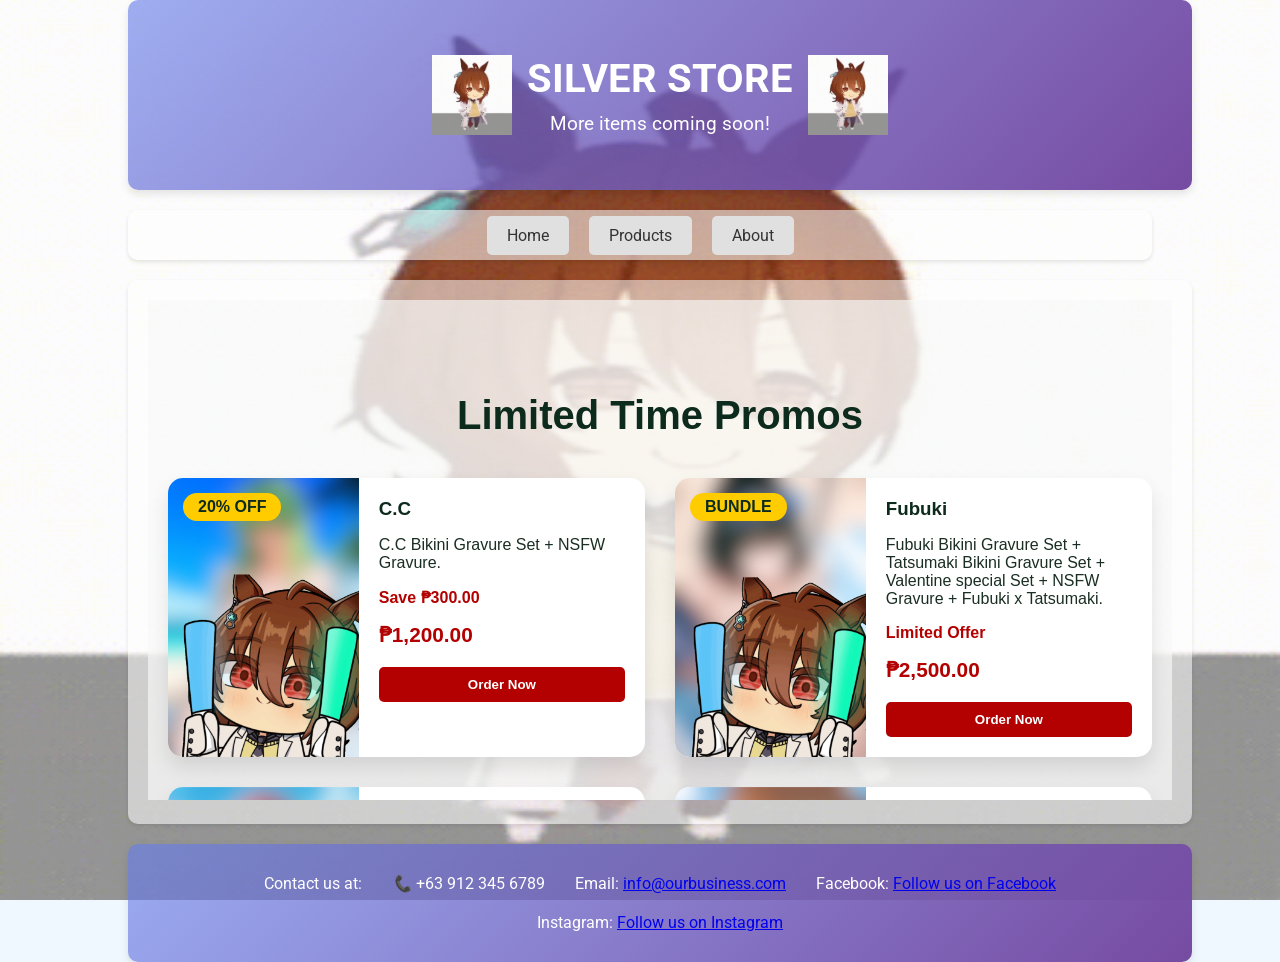
<file: index.html>
<!DOCTYPE html>
<html>
    <head>
        <title>Silver Store</title>
        <meta charset="UTF-8">
        <meta name="viewport" content="width=device-width, initial-scale=1">
        <link rel="shortcut icon" href="Images/agnes-tachyon-uma-musume.gif" type="image/x-icon">
        <link rel="stylesheet" href="style.css">
        <link href="https://fonts.googleapis.com/css2?family=Roboto:wght@400;700&display=swap" rel="stylesheet">
    </head>
    <body>
        <div class="header" id="header">
            <img class="header-img" src="Images/agnes-tachyon-uma-musume.gif" alt="Left image">
            <div class="header-text">
                <h1>SILVER STORE</h1>
                <p>More items coming soon!</p>
            </div>
            <img class="header-img" src="Images/agnes-tachyon-uma-musume.gif" alt="Right image">
        </div>

        <div class="navbar">
            <a href="home.html" target="mainframe">Home</a>
            <a href="products.html" target="mainframe">Products</a>
            <a href="aboutus.html" target="mainframe">About</a>
        </div>

        <div class="main" id="main">
            <iframe src="home.html" name="mainframe" width="100%" height="500px" style="border: none;"></iframe>
        </div>
                
        <div class="footer" id="footer">
                <p>Contact us at:</p>
                <p><i class="icon">📞</i> +63 912 345 6789</p>
            <p>Email: <a href="mailto:info@ourbusiness.com">info@ourbusiness.com</a></p>
            <p>Facebook: <a href="https://www.facebook.com/" target="_blank">Follow us on Facebook</a></p>
            <p>Instagram: <a href="https://www.instagram.com/" target="_blank">Follow us on Instagram</a></p>
        </div>
    </body>

</html>
</file>
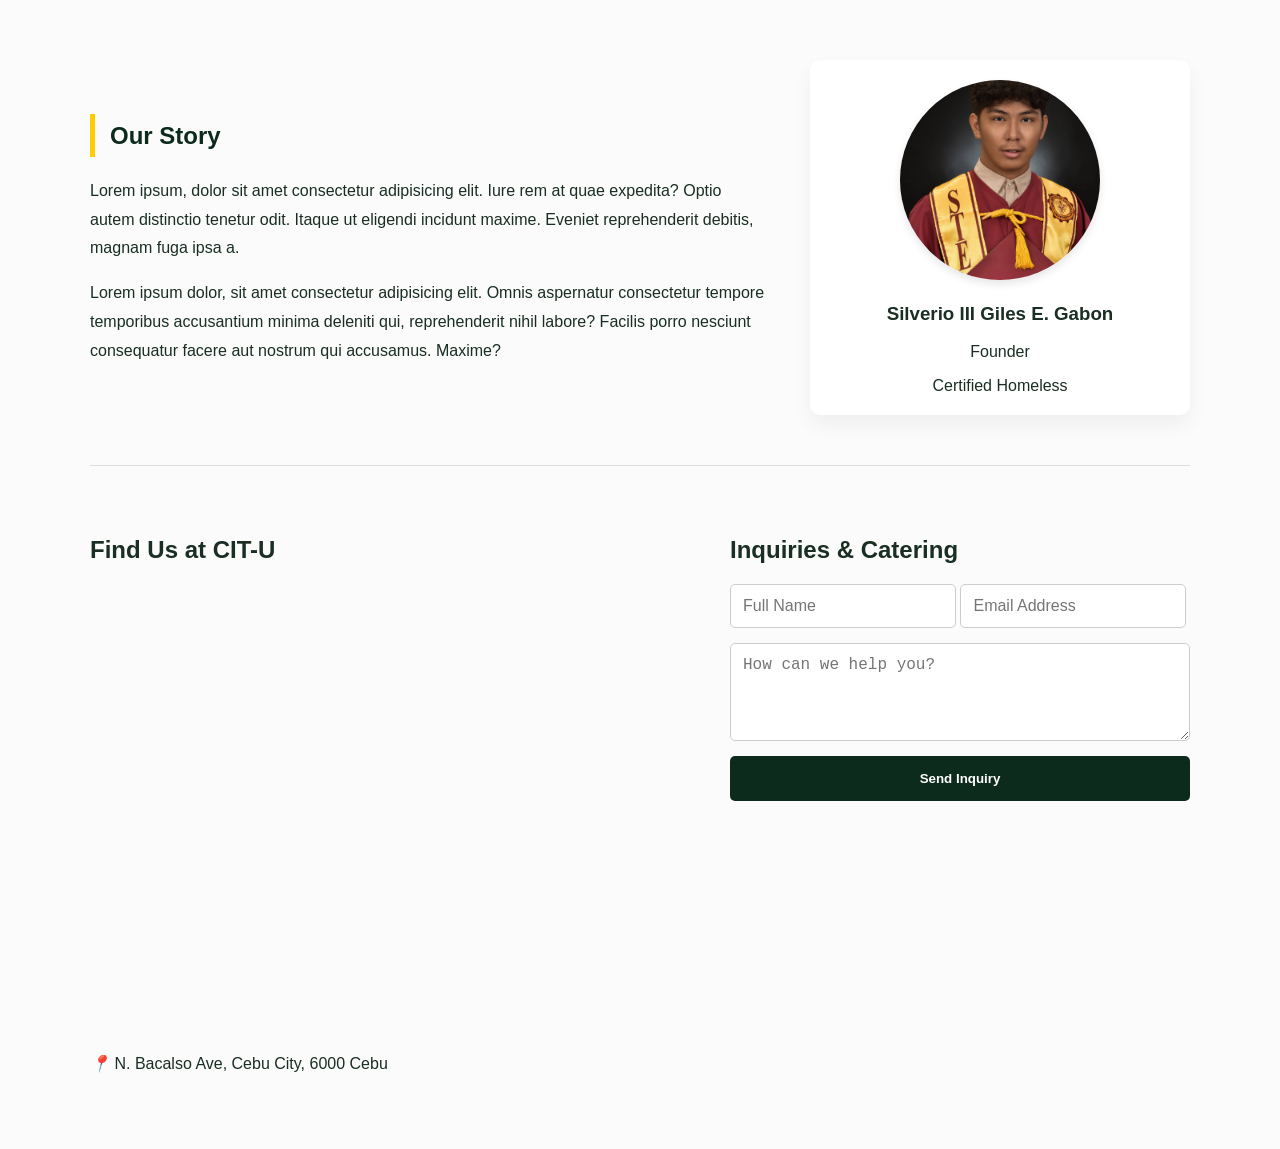
<file: aboutus.html>
<!DOCTYPE html>
<html lang="en">
<head>
    <meta charset="UTF-8">
    <meta name="viewport" content="width=device-width, initial-scale=1.0">
    <link rel="shortcut icon" href="C:\Users\giles\Documents\New folder (2)\Images\agnes-tachyon-uma-musume.gif" type="image/x-icon">
    <title>About Silver Store | Information</title>
    <link rel="stylesheet" href="stylesabout.css">
    <style>
        /* Prevent selection and image dragging */
        body {
            -webkit-user-select: none;
            -ms-user-select: none;
            user-select: none;
        }
        img {
            -webkit-user-drag: none;
            pointer-events: none;
        }
        /* Ensure the form remains interactive */
        input, textarea, button, iframe {
            pointer-events: auto;
        }
    </style>
</head>
<body>

    <main class="content-wrapper">
        
        <section class="story-section">
            <div class="story-text">
                <h2>Our Story</h2>
                <p>Lorem ipsum, dolor sit amet consectetur adipisicing elit. Iure rem at quae expedita? Optio autem distinctio tenetur odit. Itaque ut eligendi incidunt maxime. Eveniet reprehenderit debitis, magnam fuga ipsa a.</p>
                <p>Lorem ipsum dolor, sit amet consectetur adipisicing elit. Omnis aspernatur consectetur tempore temporibus accusantium minima deleniti qui, reprehenderit nihil labore? Facilis porro nesciunt consequatur facere aut nostrum qui accusamus. Maxime?</p>
            </div>
            
            <div class="owner-card">
                <div class="image-frame">
                    <img src="Images/DCS_4450-sel_-_Copy.jpg" alt="Silverio III Giles E. Gabon">
                </div>
                <h3>Silverio III Giles E. Gabon</h3>
                <p class="role">Founder</p>
                <div class="social-small">
                    <span>Certified Homeless</span>
                </div>
            </div>
        </section>

        <hr class="divider">

        <section class="contact-grid">
            <div class="map-container">
                <h2>Find Us at CIT-U</h2>
                <iframe src="https://www.google.com/maps/embed?pb=!1m18!1m12!1m3!1d3731.3563297255337!2d123.87855907479795!3d10.294475489826521!2m3!1f0!2f0!3f0!3m2!1i1024!2i768!4f13.1!3m3!1m2!1s0x33a99c015a4bf233%3A0x95d783198f4634f8!2sCebu%20Institute%20of%20Technology%20-%20University!5e1!3m2!1sen!2sph!4v1772598541586!5m2!1sen!2sph" width="600" height="450" style="border:0;" allowfullscreen="" loading="lazy" referrerpolicy="no-referrer-when-downgrade"></iframe>
                <p><i class="icon">📍</i> N. Bacalso Ave, Cebu City, 6000 Cebu</p>
            </div>

            <div class="form-container">
                <h2>Inquiries & Catering</h2>
                <form>
                    <div class="input-group">
                        <input type="text" placeholder="Full Name" required>
                        <input type="email" placeholder="Email Address" required>
                    </div>
                    <textarea placeholder="How can we help you?" rows="4" required></textarea>
                    <button type="submit" class="submit-btn">Send Inquiry</button>
                </form>
            </div>
        </section>
    </main>
</body>

</html>
</file>
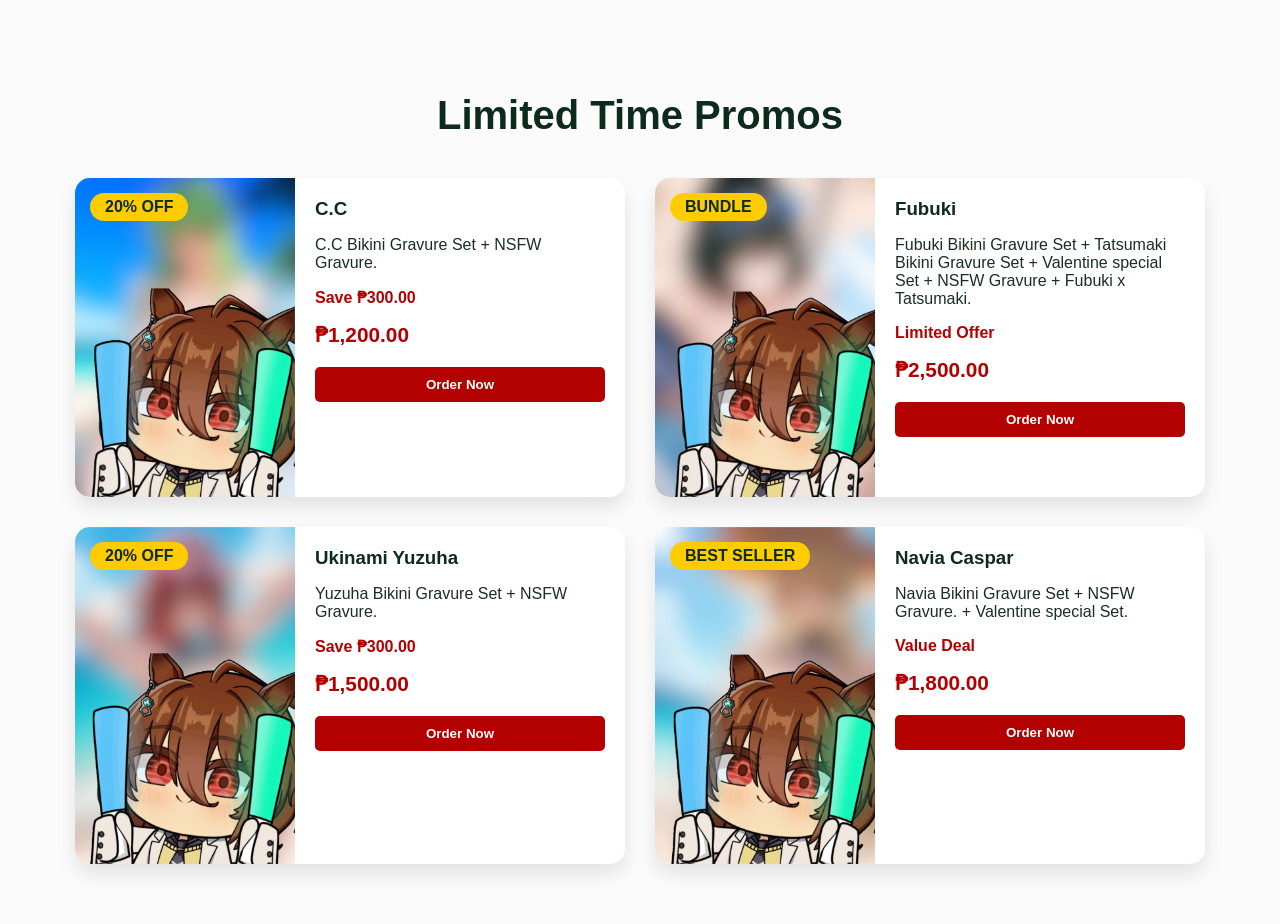
<file: home.html>
<!DOCTYPE html>
<html lang="en">
<head>
    <meta charset="UTF-8">
    <meta name="viewport" content="width=device-width, initial-scale=1.0">
    <link rel="shortcut icon" href="Images/agnes-tachyon-uma-musume.gif" type="image/x-icon">
    <title>Silver Store | Home</title>
    <link rel="stylesheet" href="stylehome.css">
    <style>
        /* Prevent text/image selection and dragging */
        body {
            -webkit-user-select: none;
            -ms-user-select: none;
            user-select: none;
        }
        img {
            -webkit-user-drag: none;
        }
    </style>
</head>
<body>

    <section class="promo-section">
        <h2 class="section-title">Limited Time Promos</h2>
        <div class="promo-container">
            
            <div class="promo-card">
                <div class="badge">20% OFF</div>
                <img src="Images/C.C Blur2.png" alt="C.C">
                <div class="promo-info">
                    <h3>C.C</h3>
                    <p>C.C Bikini Gravure Set + NSFW Gravure.</p>
                    <p class="discount-price">Save ₱300.00</p>
                    <div class="card-footer">
                        <span class="price">₱1,200.00</span>
                        <button class="order-btn">Order Now</button>
                    </div>
                </div>
            </div>

            <div class="promo-card">
                <div class="badge">BUNDLE</div>
                <img src="Images/Fubuki Blur2.png" alt="Fubuki">
                <div class="promo-info">
                    <h3>Fubuki</h3>
                    <p>Fubuki Bikini Gravure Set + Tatsumaki Bikini Gravure Set + Valentine special Set + NSFW Gravure + Fubuki x Tatsumaki.</p>
                    <p class="discount-price">Limited Offer</p>
                    <div class="card-footer">
                        <span class="price">₱2,500.00</span>
                        <button class="order-btn">Order Now</button>
                    </div>
                </div>
            </div>

            <div class="promo-card">
                <div class="badge">20% OFF</div>
                <img src="Images/Yuzuha Blur2.png" alt="Ukinami Yuzuha">
                <div class="promo-info">
                    <h3>Ukinami Yuzuha</h3>
                    <p>Yuzuha Bikini Gravure Set + NSFW Gravure.</p>
                    <p class="discount-price">Save ₱300.00</p>
                    <div class="card-footer">
                        <span class="price">₱1,500.00</span>
                        <button class="order-btn">Order Now</button>
                    </div>
                </div>
            </div>

            <div class="promo-card">
                <div class="badge">BEST SELLER</div>
                <img src="Images/Navia Blur2.png" alt="Navia Caspar">
                <div class="promo-info">
                    <h3>Navia Caspar</h3>
                    <p>Navia Bikini Gravure Set + NSFW Gravure. + Valentine special Set.</p>
                    <p class="discount-price">Value Deal</p>
                    <div class="card-footer">
                        <span class="price">₱1,800.00</span>
                        <button class="order-btn">Order Now</button>
                    </div>
                </div>
            </div>

        </div>
    </section>

    
</body>

</html>
</file>
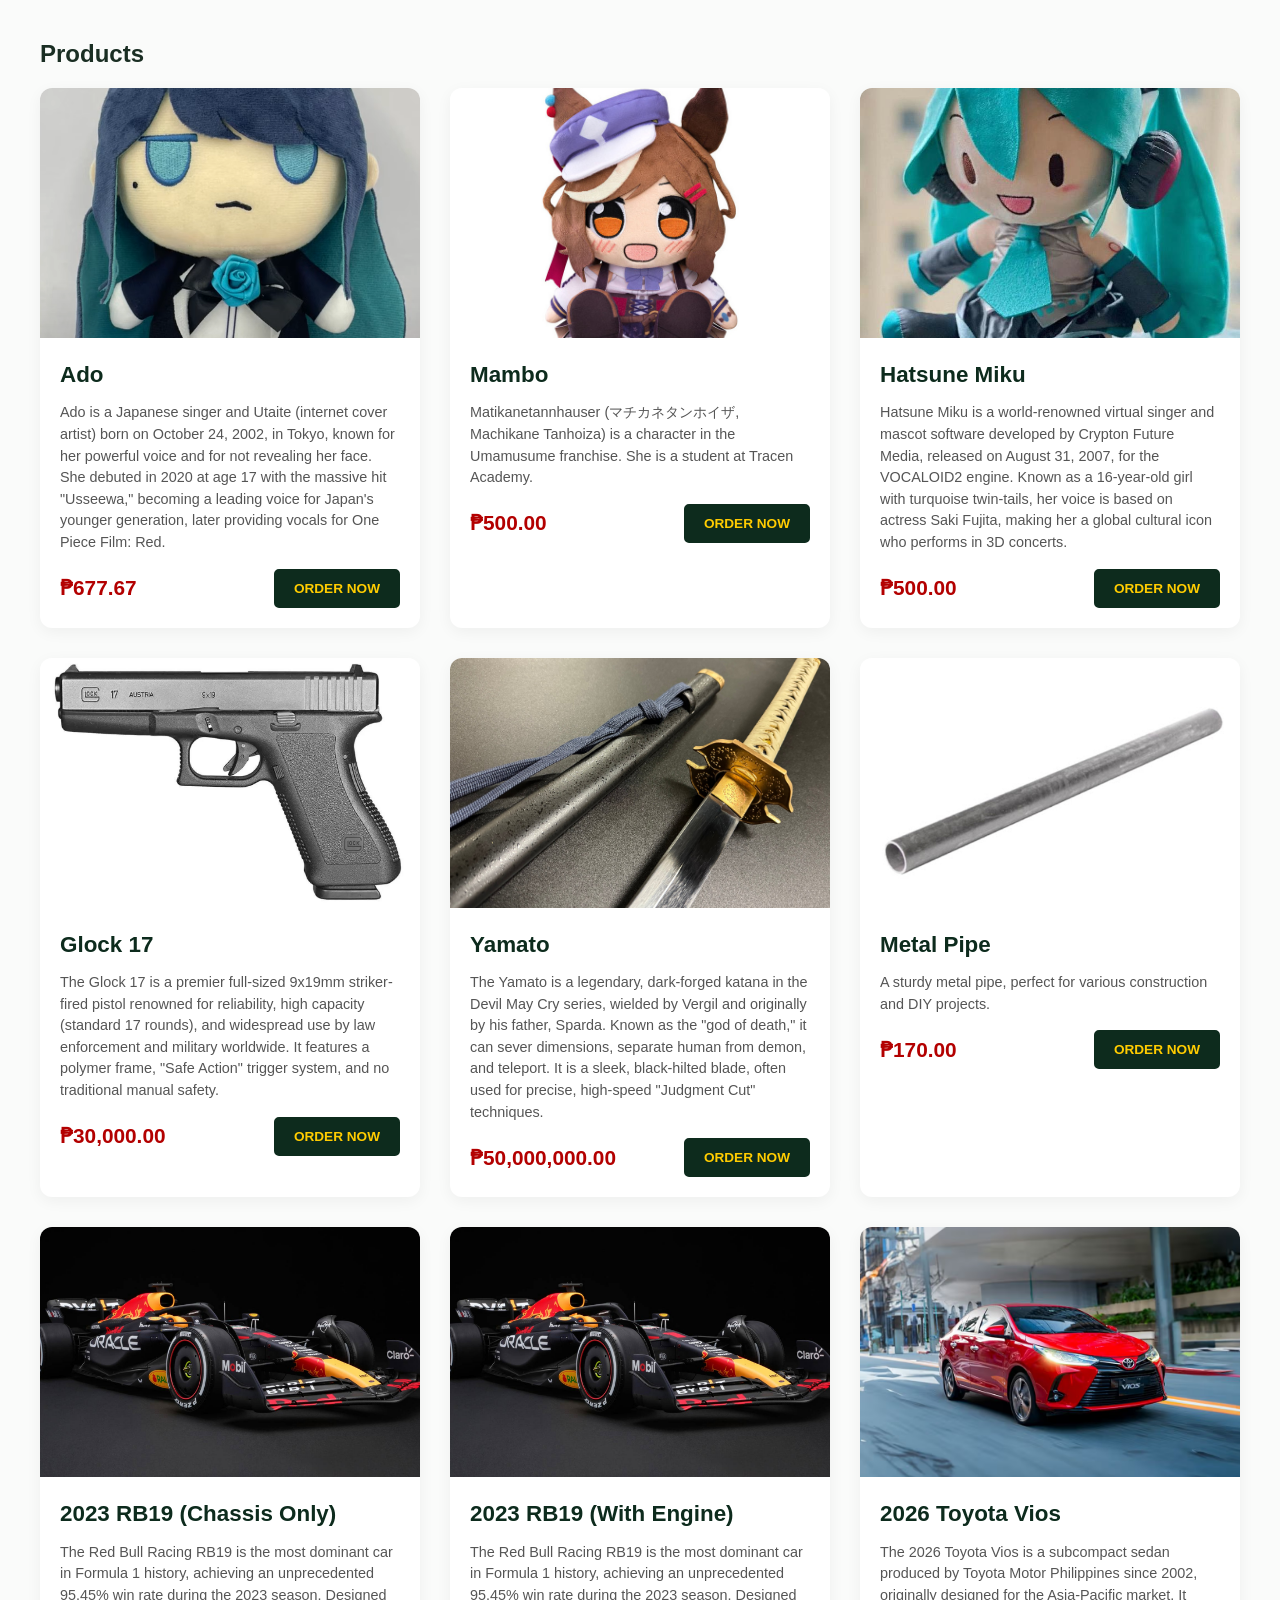
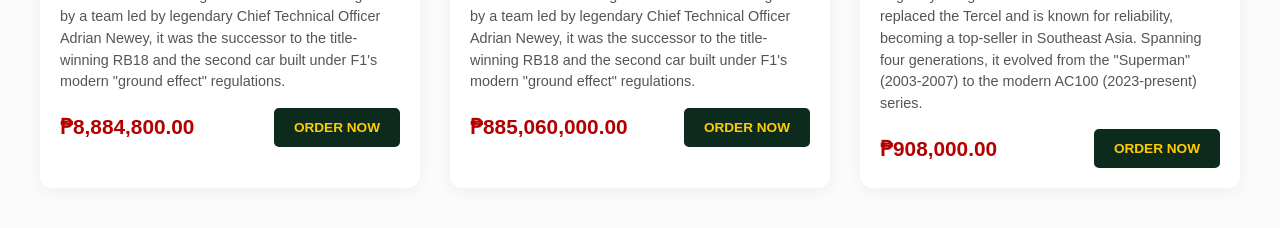
<file: products.html>
<!DOCTYPE html>
<html lang="en">
<head>
    <meta charset="UTF-8">
    <meta name="viewport" content="width=device-width, initial-scale=1.0">
    <link rel="shortcut icon" href="C:\Users\giles\Documents\New folder (2)\Images\agnes-tachyon-uma-musume.gif" type="image/x-icon">
    <title>Silver Store | Products</title>
    <link rel="stylesheet" href="stylesproducts.css">
    <style>
            /* Prevent text/image selection and dragging */
        body {
            -webkit-user-select: none;
            -ms-user-select: none;
            user-select: none;
        }
        img {
            -webkit-user-drag: none;
            pointer-events: none; /* Prevents right-click and dragging on images specifically */
        }
        .order-btn {
            pointer-events: auto; /* Ensures buttons still work */
        }
    </style>
</head>
<body>

    <main class="main">
        <h2 class="section-title">Products</h2>
        
        <div class="product-grid">
            <div class="product-card">
                <img src="Images/ado-plush-ado-plush-ado-plush-v0-86yee516fpwd1.png" alt="Ado">
                <div class="product-info">
                    <h3>Ado</h3>
                    <p>Ado is a Japanese singer and Utaite (internet cover artist) born on October 24, 2002, in Tokyo, known for her powerful voice and for not revealing her face. She debuted in 2020 at age 17 with the massive hit "Usseewa," becoming a leading voice for Japan's younger generation, later providing vocals for One Piece Film: Red.</p>
                    <div class="card-footer">
                        <span class="price">₱677.67</span>
                        <button class="order-btn">Order Now</button>
                    </div>
                </div>
            </div>

            <div class="product-card">
                <img src="Images/mambo2.jpg" alt="Mambo">
                <div class="product-info">
                    <h3>Mambo</h3>
                    <p>Matikanetannhauser (マチカネタンホイザ, Machikane Tanhoiza) is a character in the Umamusume franchise. She is a student at Tracen Academy.</p>
                    <div class="card-footer">
                        <span class="price">₱500.00</span>
                        <button class="order-btn">Order Now</button>
                    </div>
                </div>
            </div>

            <div class="product-card">
                <img src="Images/Miku.jpg" alt="Hatsune Miku">
                <div class="product-info">
                    <h3>Hatsune Miku</h3>
                    <p>Hatsune Miku is a world-renowned virtual singer and mascot software developed by Crypton Future Media, released on August 31, 2007, for the VOCALOID2 engine. Known as a 16-year-old girl with turquoise twin-tails, her voice is based on actress Saki Fujita, making her a global cultural icon who performs in 3D concerts.</p>
                    <div class="card-footer">
                        <span class="price">₱500.00</span>
                        <button class="order-btn">Order Now</button>
                    </div>
                </div>
            </div>

            <div class="product-card">
                <img src="Images/glock17.jpg" alt="Glock 17">
                <div class="product-info">
                    <h3>Glock 17</h3>
                    <p>The Glock 17 is a premier full-sized 9x19mm striker-fired pistol renowned for reliability, high capacity (standard 17 rounds), and widespread use by law enforcement and military worldwide. It features a polymer frame, "Safe Action" trigger system, and no traditional manual safety.</p>
                    <div class="card-footer">
                        <span class="price">₱30,000.00</span>
                        <button class="order-btn">Order Now</button>
                    </div>
                </div>
            </div>

            <div class="product-card">
                <img src="Images/Yamato.jpg" alt="Yamato">
                <div class="product-info">
                    <h3>Yamato</h3>
                    <p>The Yamato is a legendary, dark-forged katana in the Devil May Cry series, wielded by Vergil and originally by his father, Sparda. Known as the "god of death," it can sever dimensions, separate human from demon, and teleport. It is a sleek, black-hilted blade, often used for precise, high-speed "Judgment Cut" techniques.</p>
                    <div class="card-footer">
                        <span class="price">₱50,000,000.00</span>
                        <button class="order-btn">Order Now</button>
                    </div>
                </div>
            </div>

            <div class="product-card">
                <img src="Images/metalpipefalling.jpg" alt="Halo-Halo">
                <div class="product-info">
                    <h3>Metal Pipe</h3>
                    <p>A sturdy metal pipe, perfect for various construction and DIY projects.</p>
                    <div class="card-footer">
                        <span class="price">₱170.00</span>
                        <button class="order-btn">Order Now</button>
                    </div>
                </div>
            </div>

            <div class="product-card">
                <img src="Images/Amalgam-Collection-ORACLE-RED-BULL-RACING-RB19-2023-SEASON-LIVERY-_-MAX-VERSTAPPEN-main.jpg" alt="Halo-Halo">
                <div class="product-info">
                    <h3>2023 RB19 (Chassis Only)</h3>
                    <p>The Red Bull Racing RB19 is the most dominant car in Formula 1 history, achieving an unprecedented 95.45% win rate during the 2023 season. Designed by a team led by legendary Chief Technical Officer Adrian Newey, it was the successor to the title-winning RB18 and the second car built under F1's modern "ground effect" regulations.</p>
                    <div class="card-footer">
                        <span class="price">₱8,884,800.00</span>
                        <button class="order-btn">Order Now</button>
                    </div>
                </div>
            </div>

            <div class="product-card">
                <img src="Images/Amalgam-Collection-ORACLE-RED-BULL-RACING-RB19-2023-SEASON-LIVERY-_-MAX-VERSTAPPEN-main.jpg" alt="Halo-Halo">
                <div class="product-info">
                    <h3>2023 RB19 (With Engine)</h3>
                    <p>The Red Bull Racing RB19 is the most dominant car in Formula 1 history, achieving an unprecedented 95.45% win rate during the 2023 season. Designed by a team led by legendary Chief Technical Officer Adrian Newey, it was the successor to the title-winning RB18 and the second car built under F1's modern "ground effect" regulations.</p>
                    <div class="card-footer">
                        <span class="price">₱885,060,000.00</span>
                        <button class="order-btn">Order Now</button>
                    </div>
                </div>
            </div>

            <div class="product-card">
                <img src="Images/Vios.png" alt="Halo-Halo">
                <div class="product-info">
                    <h3>2026 Toyota Vios</h3>
                    <p>The 2026 Toyota Vios is a subcompact sedan produced by Toyota Motor Philippines since 2002, originally designed for the Asia-Pacific market. It replaced the Tercel and is known for reliability, becoming a top-seller in Southeast Asia. Spanning four generations, it evolved from the "Superman" (2003-2007) to the modern AC100 (2023-present) series.</p>
                    <div class="card-footer">
                        <span class="price">₱908,000.00</span>
                        <button class="order-btn">Order Now</button>
                    </div>
                </div>
            </div>

        </div>
    </main>
</body>

</html>
</file>
<file: style.css>
body {
    background-image: url("Images/agnes-tachyon-uma-musume.gif");
    background-size: 100% 100%;
    background-repeat: no-repeat;
    background-attachment: fixed;
    background-color: #f0f8ff; /* Fallback color */
    font-family: 'Roboto', sans-serif;
    margin: 0;
    padding: 0;
}

.header {
    background: linear-gradient(135deg, #667eea9f 0%, #764ba2 100%);
    color: rgb(255, 255, 255);
    width: 80%;
    height: 150px;
    margin-left:10%;
    margin-right:10%;
    border: none;
    border-radius: 10px;
    text-align: center;
    display: flex;
    /* switch to row so images flank the text */
    flex-direction: row;
    justify-content: center;
    align-items: center;
    box-shadow: 0 4px 8px rgba(0,0,0,0.1);
    padding: 20px;
}

.header-text {
    display: flex;
    flex-direction: column;
    align-items: center;
}

.header-img {
    width: 80px;
    height: auto;
    margin: 0 15px;
}

.header h1 {
    margin: 0;
    font-size: 2.5em;
}

.header p {
    margin: 10px 0 0 0;
    font-size: 1.2em;
}

.navbar {
    background-color: #ffffff8a;
    width: 80%;
    height: 50px;
    margin-left:10%;
    margin-right:10%;
    border: none;
    border-radius: 10px;
    text-align: center;
    display: flex;
    justify-content: center;
    align-items: center;
    box-shadow: 0 2px 4px rgba(0,0,0,0.1);
    margin-top: 20px;
}

.navbar a {
    text-decoration: none;
    color: #333;
    padding: 10px 20px;
    margin: 0 10px;
    background-color: #e0e0e0;
    border-radius: 5px;
    transition: background-color 0.3s, color 0.3s;
}

.navbar a:hover {
    background-color: #667eea;
    color: white;
}

.side {
    background-color: #ffffff8a;
    width: 80%;
    margin-left:10%;
    margin-right:10%;
    border: none;
    border-radius: 10px;
    text-align: center;
    box-shadow: 0 2px 4px rgba(0,0,0,0.1);
    padding: 20px;
    margin-top: 20px;
}

.main {
    background-color: #ffffff8a;
    width: 80%;
    margin-left:10%;
    margin-right:10%;
    border: none;
    border-radius: 10px;
    text-align: center;
    box-shadow: 0 2px 4px rgba(0,0,0,0.1);
    padding: 20px;
    margin-top: 20px;
}

.contentimg {
    background-color: #ffffff8a;
    border-radius: 10px;
    margin: 20px 0;
    display: flex;
    justify-content: center;
    align-items: center;
    color: #666;
}

.footer {
    background: linear-gradient(135deg, #667eea9f 0%, #764ba2 100%);
    color: white;
    width: 80%;
    height: auto;
    margin-left:10%;
    margin-right:10%;
    border: none;
    border-radius: 10px;
    text-align: center;
    display: flex;
    justify-content: center;
    align-items: center;
    flex-wrap: wrap;
    box-shadow: 0 4px 8px rgba(0,0,0,0.1);
    margin-top: 20px;
    padding: 20px;
}

.footer p {
    margin: 10px 15px;
    display: inline-block;
}

.footer h2 {
    margin: 0;
}
</file>
<file: stylesabout.css>
body {
    background-color: #f8f9f8a9;
    margin: 0;
    padding: 0;
    font-family: 'Segoe UI', sans-serif;
    color: #1a2e23;
}

.about-header {
    background-color: #0d2b1d;
    color: white;
    text-align: center;
    padding: 60px 20px;
}

.about-header h1 {
    font-size: 2.5rem;
    letter-spacing: 4px;
    margin: 0;
}

.content-wrapper {
    max-width: 1100px;
    margin: 40px auto;
    padding: 20px;
}

/* STORY & OWNER SECTION */
.story-section {
    display: flex;
    flex-wrap: wrap;
    gap: 40px;
    align-items: center;
    margin-bottom: 50px;
}

.story-text {
    flex: 2;
    line-height: 1.8;
}

.story-text h2 {
    color: #0d2b1d;
    border-left: 5px solid #ffcc00;
    padding-left: 15px;
}

.owner-card {
    flex: 1;
    background: white;
    padding: 20px;
    text-align: center;
    border-radius: 10px;
    box-shadow: 0 10px 20px rgba(0,0,0,0.05);
}

.image-frame {
    margin-bottom: 15px;
}

.owner-card img {
    width: 200px;
    height: 200px;
    border-radius: 50%;
    object-fit: cover;
    box-shadow: 0 4px 8px rgba(0,0,0,0.1);
}



/* CONTACT & MAP GRID */
.contact-grid {
    display: flex;
    flex-wrap: wrap;
    gap: 40px;
    margin-top: 50px;
}

.map-container, .form-container {
    flex: 1 1 450px;
}

.form-container form {
    display: flex;
    flex-direction: column;
    gap: 15px;
}

.form-container input, .form-container textarea {
    padding: 12px;
    border: 1px solid #ccc;
    border-radius: 5px;
    font-size: 1rem;
}

.submit-btn {
    background-color: #0d2b1d;
    color: white;
    border: none;
    padding: 15px;
    border-radius: 5px;
    cursor: pointer;
    font-weight: bold;
    transition: 0.3s;
}

.submit-btn:hover {
    background-color: #163d29;
}

.divider {
    border: 0;
    height: 1px;
    background: #ddd;
    margin: 40px 0;
}

.footer {
    background-color: #0d2b1d;
    color: #8da399;
    text-align: center;
    padding: 30px 0;
    margin-top: 50px;
}
</file>
<file: stylehome.css>
body {
    background-color: #f8f9f8a9;
    margin: 0;
    padding: 0;
    font-family: 'Segoe UI', Roboto, Helvetica, Arial, sans-serif;
    color: #1a2e23;
}

/* HERO SECTION */
.hero {
    background: linear-gradient(rgba(0, 0, 0, 0.6), rgba(0, 0, 0, 0.6)), 
                url('https://images.unsplash.com/photo-1529692236671-f1f6e946a8b5?q=80&w=1200');
    background-size: cover;
    background-position: center;
    height: 70vh;
    display: flex;
    align-items: center;
    justify-content: center;
    text-align: center;
    color: white;
}

.hero-content h1 {
    font-size: 4rem;
    margin: 0;
    letter-spacing: 5px;
    text-shadow: 2px 2px 10px rgba(0,0,0,0.5);
}

.hero-content .tagline {
    font-size: 1.5rem;
    font-style: italic;
    margin: 10px 0 30px 0;
    color: #ffcc00; /* Yellow accent */
}

/* BUTTONS */
.hero-buttons {
    display: flex;
    gap: 20px;
    justify-content: center;
}

.btn {
    padding: 15px 30px;
    text-decoration: none;
    font-weight: bold;
    border-radius: 5px;
    text-transform: uppercase;
    transition: 0.3s;
}

.btn-primary {
    background-color: #b30000;
    color: white;
}

.btn-primary:hover {
    background-color: #e60000;
}

.btn-secondary {
    background-color: transparent;
    border: 2px solid white;
    color: white;
}

.btn-secondary:hover {
    background-color: white;
    color: #0d2b1d;
}

/* PROMO SECTION */
.promo-section {
    padding: 60px 20px;
    max-width: 1200px;
    margin: 0 auto;
}

.section-title {
    text-align: center;
    color: #0d2b1d;
    font-size: 2.5rem;
    margin-bottom: 40px;
}

.promo-container {
    display: flex;
    flex-wrap: wrap;
    gap: 30px;
    justify-content: center;
}

.promo-card {
    background: white;
    flex: 1 1 450px;
    max-width: 550px;
    position: relative;
    border-radius: 15px;
    overflow: hidden;
    box-shadow: 0 10px 20px rgba(0,0,0,0.1);
    display: flex;
}


.badge {
    position: absolute;
    top: 15px;
    left: 15px;
    background: #ffcc00;
    color: #0d2b1d;
    padding: 5px 15px;
    font-weight: bold;
    border-radius: 20px;
    z-index: 2;
}


.promo-card img {
    width: 40%;
    height: 100%; /* Ensures the image fills the vertical space of the card */
    object-fit: cover; /* This prevents the food from looking stretched */
}

.promo-info {
    padding: 20px;
    width: 60%;
}

.promo-info h3 {
    margin: 0 0 10px 0;
    color: #0d2b1d;
}

.discount-price {
    font-weight: bold;
    color: #b30000;
    margin-top: 15px;
}

.order-btn {
    margin-top: 15px;
    padding: 10px 20px;
    background-color: #b30000;
    color: white;
    border: none;
    border-radius: 5px;
    font-weight: bold;
    cursor: pointer;
    transition: 0.3s;
    width: 100%;
}

.order-btn:hover {
    background-color: #e60000;
}

/* price and footer for promo cards */
.card-footer {
    display: flex;
    flex-direction: column;
    align-items: flex-start; /* keep left alignment */
    gap: 5px;
    margin-top: 15px;
}

.price {
    font-size: 1.3rem;
    font-weight: bold;
    color: #b30000;
}

.footer {
    background-color: #0d2b1d;
    color: white;
    text-align: center;
    padding: 40px 0;
}
</file>
<file: stylesproducts.css>
body {
    background-color: #f8f9f8a9;
    margin: 0;
    padding: 0;
    font-family: 'Segoe UI', Arial, sans-serif;
    color: #1a2e23;
}

.header {
    background-color: #0d2b1d;
    color: white;
    text-align: center;
    padding: 50px 20px;
}

.header h1 {
    font-size: 3rem;
    margin: 0;
    letter-spacing: 4px;
}

.header p {
    color: #8da399;
    font-style: italic;
    font-size: 1.2rem;
}

.main {
    max-width: 1200px;
    margin: 40px auto;
    padding: 0 20px;
}

.product-grid {
    display: grid;
    grid-template-columns: repeat(auto-fit, minmax(300px, 1fr));
    gap: 30px;
}

.product-card {
    background: white;
    border-radius: 12px;
    overflow: hidden;
    box-shadow: 0 4px 15px rgba(0,0,0,0.05);
    transition: transform 0.3s ease;
}

.product-card:hover {
    transform: translateY(-10px);
    box-shadow: 0 8px 25px rgba(0,0,0,0.1);
}

.product-card img {
    width: 100%;
    height: 250px;
    object-fit: cover; /* Keeps food images looking perfect */
}

.product-info {
    padding: 20px;
    text-align: left;
}

.product-info h3 {
    margin: 0 0 10px 0;
    color: #0d2b1d;
    font-size: 1.4rem;
}

.product-info p {
    color: #666;
    font-size: 0.95rem;
    line-height: 1.5;
    margin-bottom: 15px;
}

.price {
    display: block;
    font-size: 1.5rem;
    font-weight: bold;
    color: #b30000; /* Red for price to catch eyes */
}

.footer {
    background-color: #0d2b1d;
    color: #8da399;
    text-align: center;
    padding: 40px 0;
    margin-top: 60px;
    border-top: 4px solid #1a2e23;
}

/* Layout Alignment */
.card-footer {
    display: flex;
    justify-content: space-between;
    align-items: center;
    margin-top: 15px;
}

.price {
    font-size: 1.3rem;
    font-weight: bold;
    color: #b30000; /* Contrast red for price */
}

/* ORDER BUTTON STYLE */
.order-btn {
    background-color: #0d2b1d; /* Deep Forest Green */
    color: #ffcc00;           /* Yellow Text */
    border: 2px solid #0d2b1d;
    padding: 10px 18px;
    font-weight: bold;
    border-radius: 5px;
    cursor: pointer;
    text-transform: uppercase;
    font-size: 0.85rem;
    transition: all 0.3s ease;
}

.order-btn:hover {
    background-color: #ffcc00;
    color: #0d2b1d;
    border-color: #ffcc00;
    box-shadow: 0 4px 8px rgba(0,0,0,0.2);
}

/* Product Card Enhancements */
.product-info h3 {
    margin: 0;
    color: #0d2b1d;
}

.product-info p {
    font-size: 0.9rem;
    color: #555;
    min-height: 40px; /* Keeps card sizes consistent */
}
</file>
